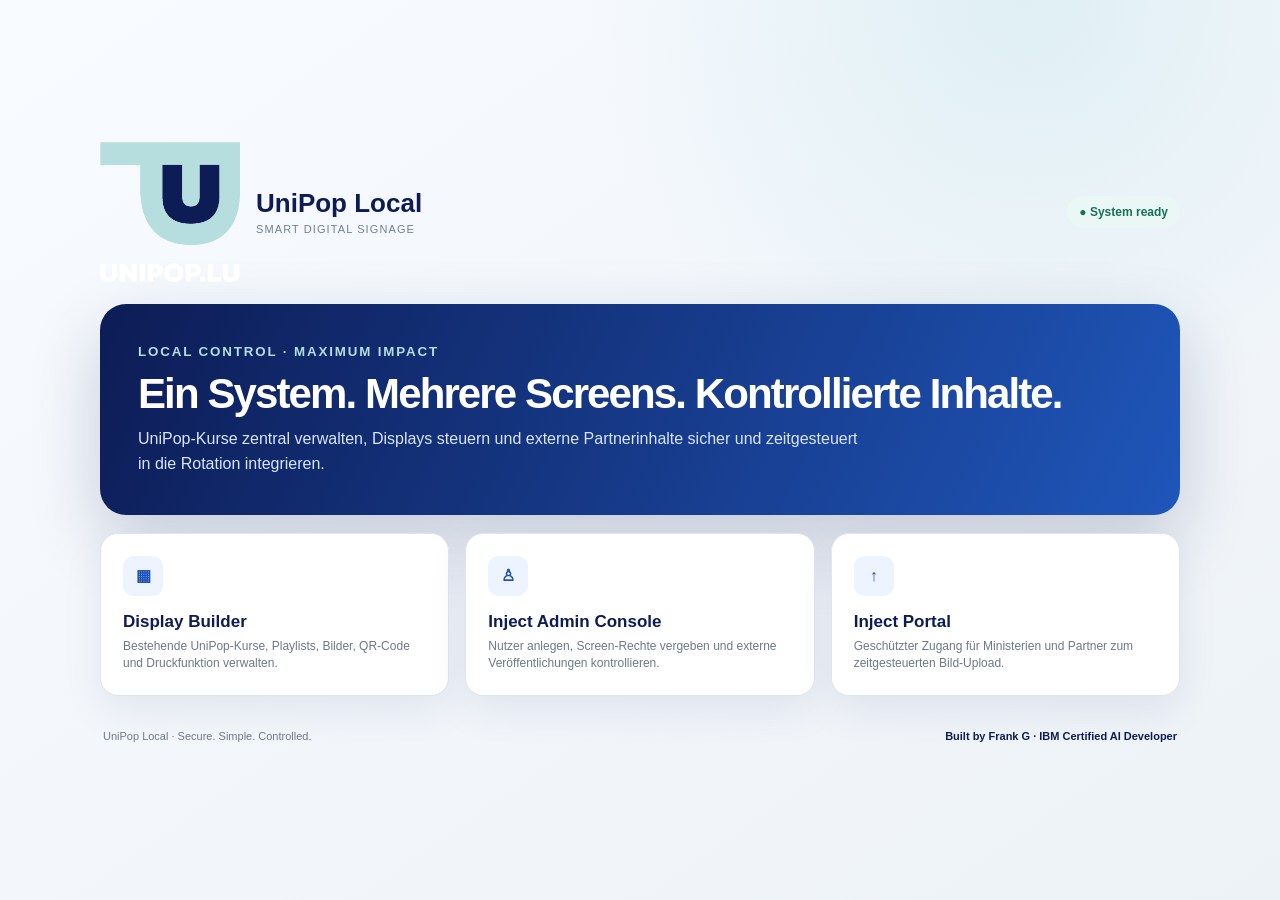
<file: index.html>
<!doctype html><html lang="de"><head><meta charset="utf-8"><meta name="viewport" content="width=device-width,initial-scale=1"><title>UniPop Local</title><style>:root{font-family:Inter,Segoe UI,Arial,sans-serif;color:#16213c}*{box-sizing:border-box}body{margin:0;min-height:100vh;background:radial-gradient(circle at 80% 0,#dfeff4 0,transparent 32%),linear-gradient(145deg,#f8fbff,#edf2f7);display:grid;place-items:center;padding:28px}.shell{width:min(1080px,100%)}.head{display:flex;align-items:center;justify-content:space-between;gap:20px;margin-bottom:22px}.brand{display:flex;align-items:center;gap:16px}.brand img{width:140px}.brand b{display:block;font-size:26px;color:#0D1C55}.brand span{font-size:11px;text-transform:uppercase;letter-spacing:.1em;color:#728097}.tag{background:#eaf7f4;color:#167254;border-radius:999px;padding:9px 12px;font-size:12px;font-weight:800}.hero{background:linear-gradient(115deg,#0D1C55,#1f56ba);color:#fff;border-radius:26px;padding:38px;box-shadow:0 26px 70px rgba(13,28,85,.2)}.hero small{color:#B6DEDF;text-transform:uppercase;letter-spacing:.14em;font-weight:800}.hero h1{font-size:42px;letter-spacing:-.045em;margin:10px 0 9px}.hero p{max-width:720px;color:#d9e6ff;line-height:1.55;margin:0}.cards{display:grid;grid-template-columns:repeat(3,1fr);gap:16px;margin-top:18px}.card{background:#fff;border:1px solid #dfe5ee;border-radius:18px;padding:22px;text-decoration:none;box-shadow:0 14px 40px rgba(13,28,85,.08);transition:.16s}.card:hover{transform:translateY(-3px);box-shadow:0 18px 48px rgba(13,28,85,.13)}.ico{width:40px;height:40px;border-radius:11px;display:grid;place-items:center;background:#edf3ff;color:#1c4fb8;font-weight:900}.card h2{font-size:17px;color:#0D1C55;margin:16px 0 6px}.card p{font-size:12px;line-height:1.45;color:#6d788c;margin:0}.footer{display:flex;justify-content:space-between;gap:20px;margin-top:18px;padding:16px 3px;color:#6e788a;font-size:11px}.footer b{color:#0D1C55}@media(max-width:760px){.cards{grid-template-columns:1fr}.head{align-items:flex-start;flex-direction:column}.hero{padding:28px}.hero h1{font-size:34px}.footer{flex-direction:column}}</style></head><body><main class="shell"><header class="head"><div class="brand"><img src="assets/images/unipop-logo.png" alt="UniPop"><div><b>UniPop Local</b><span>Smart Digital Signage</span></div></div><span class="tag">● System ready</span></header><section class="hero"><small>Local Control · Maximum Impact</small><h1>Ein System. Mehrere Screens. Kontrollierte Inhalte.</h1><p>UniPop-Kurse zentral verwalten, Displays steuern und externe Partnerinhalte sicher und zeitgesteuert in die Rotation integrieren.</p></section><section class="cards"><a class="card" href="builder.html"><span class="ico">▦</span><h2>Display Builder</h2><p>Bestehende UniPop-Kurse, Playlists, Bilder, QR-Code und Druckfunktion verwalten.</p></a><a class="card" href="inject-admin.html"><span class="ico">♙</span><h2>Inject Admin Console</h2><p>Nutzer anlegen, Screen-Rechte vergeben und externe Veröffentlichungen kontrollieren.</p></a><a class="card" href="inject.html"><span class="ico">↑</span><h2>Inject Portal</h2><p>Geschützter Zugang für Ministerien und Partner zum zeitgesteuerten Bild-Upload.</p></a></section><footer class="footer"><span>UniPop Local · Secure. Simple. Controlled.</span><span><b>Built by Frank G · IBM Certified AI Developer</b></span></footer></main></body></html>
</file>
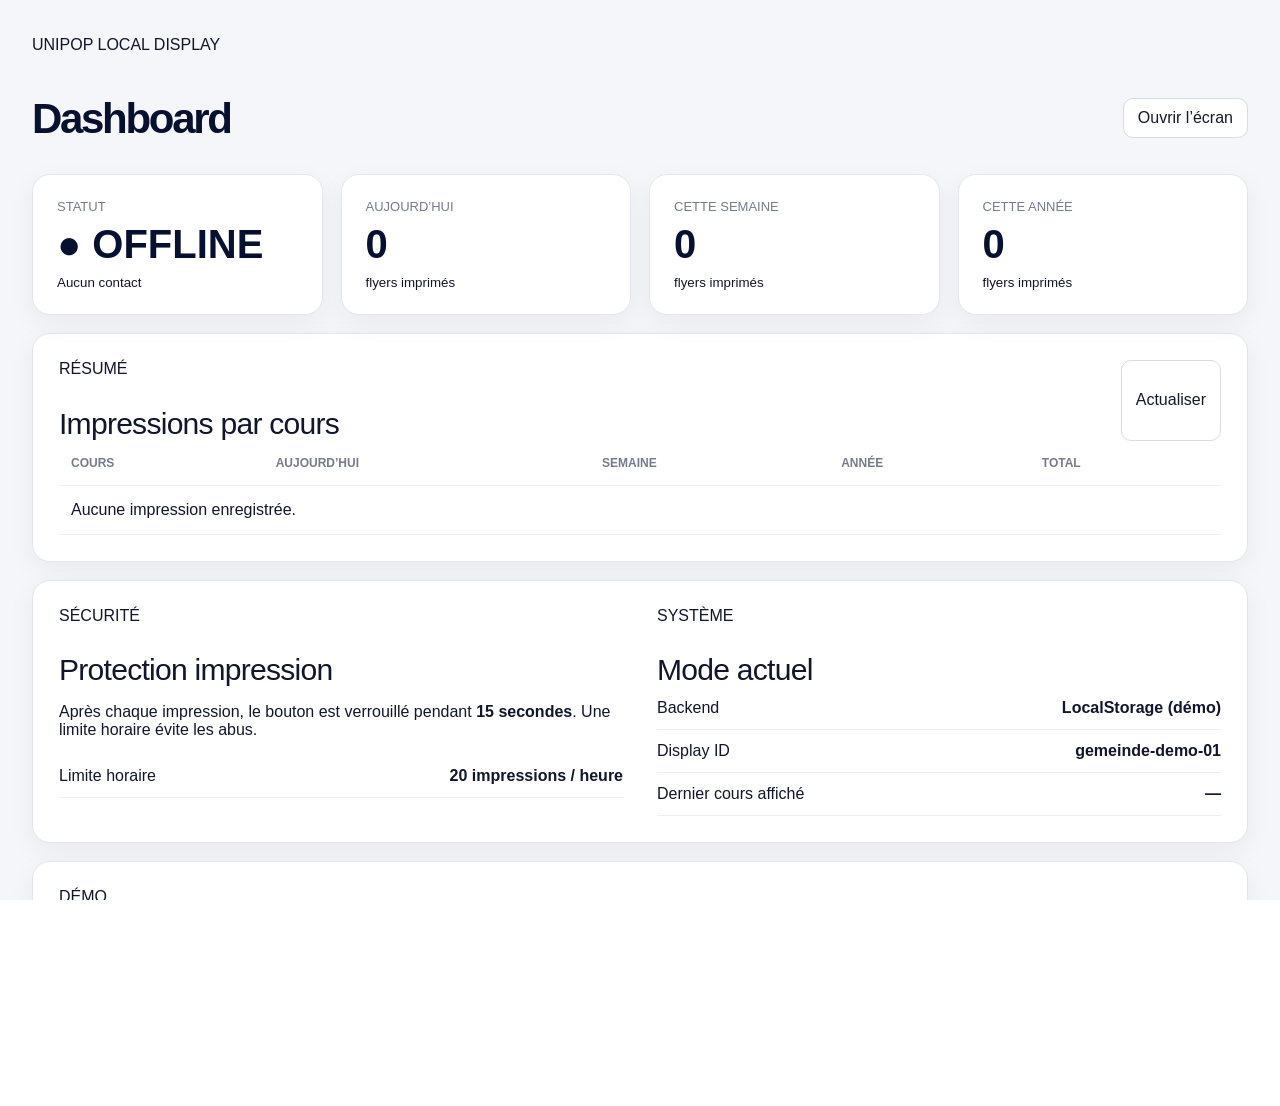
<file: admin.html>
<!doctype html><html lang="fr"><head><meta charset="utf-8"><meta name="viewport" content="width=device-width,initial-scale=1"><title>UniPop Display – Admin</title><link rel="stylesheet" href="assets/style.css"></head><body class="admin-page"><header class="admin-header"><div><div class="eyebrow"><span></span>UNIPOP LOCAL DISPLAY</div><h1>Dashboard</h1></div><a class="ghost-btn" href="index.html">Ouvrir l’écran</a></header><main class="admin-main"><section class="cards-grid"><article class="stat-card"><span>Statut</span><strong id="onlineStatus">—</strong><small id="lastSeen">—</small></article><article class="stat-card"><span>Aujourd’hui</span><strong id="todayCount">0</strong><small>flyers imprimés</small></article><article class="stat-card"><span>Cette semaine</span><strong id="weekCount">0</strong><small>flyers imprimés</small></article><article class="stat-card"><span>Cette année</span><strong id="yearCount">0</strong><small>flyers imprimés</small></article></section><section class="panel"><div class="panel-head"><div><div class="eyebrow"><span></span>RÉSUMÉ</div><h2>Impressions par cours</h2></div><button class="ghost-btn" id="refreshBtn">Actualiser</button></div><div class="table-wrap"><table><thead><tr><th>Cours</th><th>Aujourd’hui</th><th>Semaine</th><th>Année</th><th>Total</th></tr></thead><tbody id="courseStats"></tbody></table></div></section><section class="panel two-col"><div><div class="eyebrow"><span></span>SÉCURITÉ</div><h2>Protection impression</h2><p>Après chaque impression, le bouton est verrouillé pendant <b id="cooldownText"></b>. Une limite horaire évite les abus.</p><div class="limit-box"><span>Limite horaire</span><strong id="hourLimitText"></strong></div></div><div><div class="eyebrow"><span></span>SYSTÈME</div><h2>Mode actuel</h2><div class="system-row"><span>Backend</span><b>LocalStorage (démo)</b></div><div class="system-row"><span>Display ID</span><b id="displayIdText"></b></div><div class="system-row"><span>Dernier cours affiché</span><b id="currentCourseText">—</b></div></div></section><section class="panel danger-zone"><div><div class="eyebrow"><span></span>DÉMO</div><h2>Réinitialiser les statistiques locales</h2><p>Uniquement pour les tests avant connexion à Supabase.</p></div><button id="resetBtn" class="danger-btn">Réinitialiser</button></section></main><script src="assets/config.js"></script><script src="assets/storage.js"></script><script src="assets/admin.js"></script></body></html>
</file>
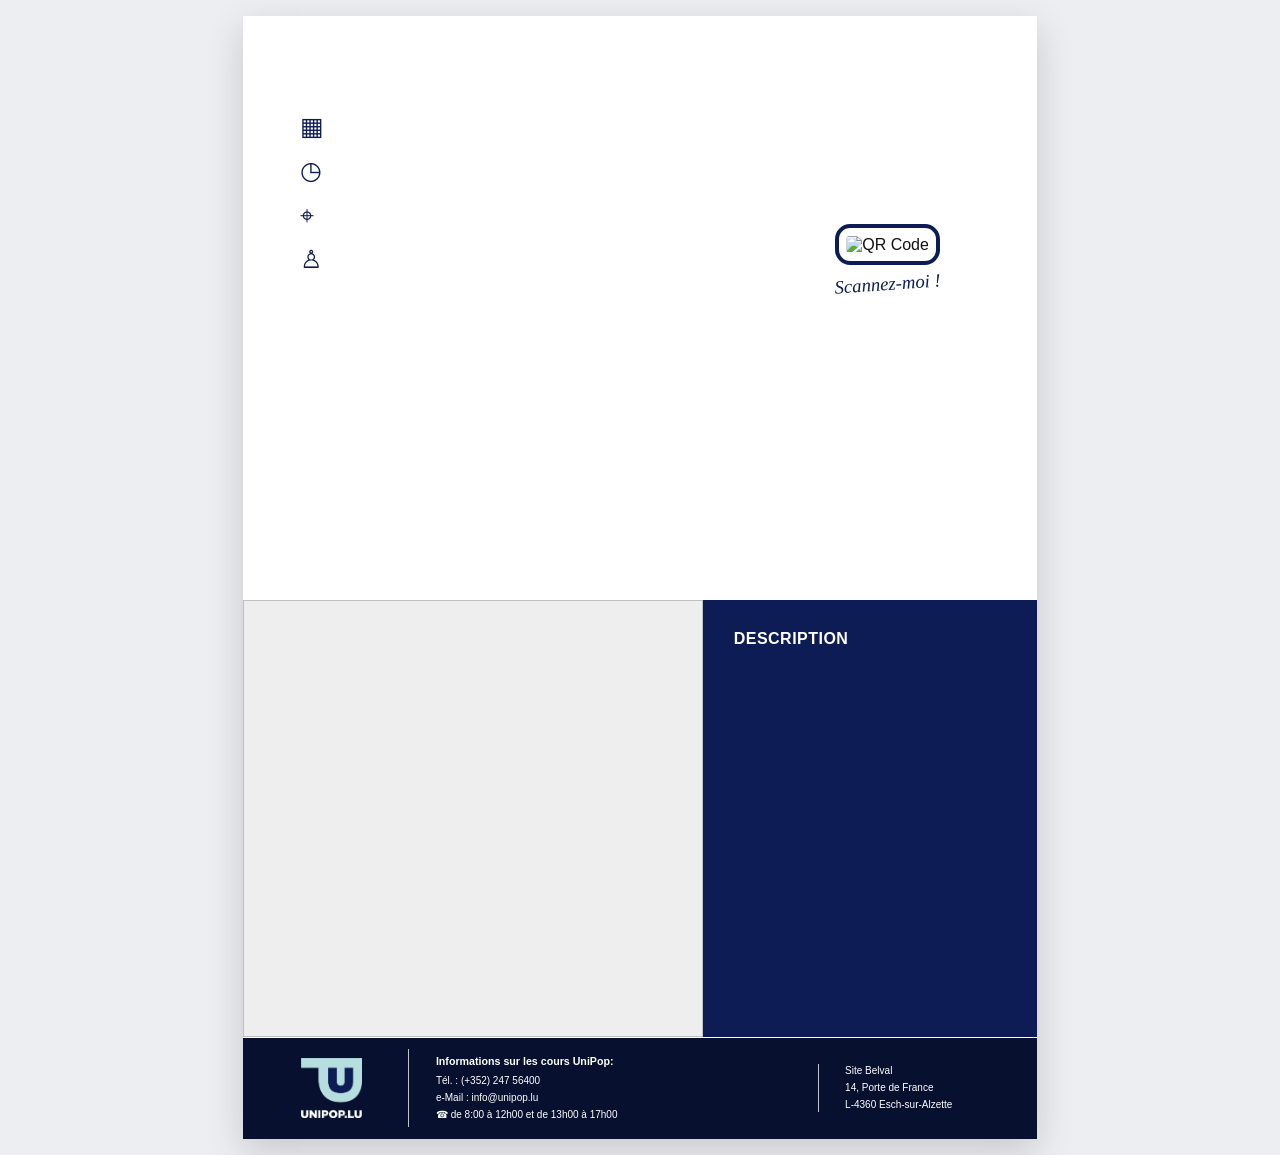
<file: flyer.html>
<!doctype html>
<html lang="fr">
<head>
<meta charset="utf-8">
<meta name="viewport" content="width=device-width,initial-scale=1">
<title>Flyer UniPop</title>
<link rel="stylesheet" href="assets/css/app.css">
</head>
<body class="flyer-body">
<article class="flyer flyer-ref">
  <section class="flyer-upper">
    <h1 id="fTitle"></h1>
    <h2 id="fSubtitle"></h2>

    <div class="flyer-info-row">
      <div class="flyer-meta-ref">
        <div><span class="ficon">▦</span><span id="fDate"></span></div>
        <div><span class="ficon">◷</span><span id="fTime"></span></div>
        <div><span class="ficon">⌖</span><span id="fPlace"></span></div>
        <div><span class="ficon">♙</span><span id="fTrainer"></span></div>
        <div class="flyer-code" id="fCode"></div>
      </div>
      <div class="flyer-qr-wrap">
        <img id="fQr" class="flyer-qr" alt="QR Code">
        <div class="flyer-scan">Scannez-moi !</div>
      </div>
    </div>
  </section>

  <section class="flyer-lower">
    <div class="flyer-photo-wrap">
      <img id="fImage" class="flyer-photo" alt="">
      <div id="fNoImage" class="flyer-noimage">UniPop</div>
    </div>
    <div class="flyer-description-panel">
      <h3>DESCRIPTION</h3>
      <div id="fDesc" class="flyer-desc"></div>
    </div>
  </section>

  <footer class="flyer-footer-ref">
    <div class="flyer-footer-logo"><img src="assets/images/unipop-logo.png" alt="UniPop"></div>
    <div class="flyer-footer-contact">
      <strong>Informations sur les cours UniPop:</strong>
      <span>Tél. : (+352) 247 56400</span>
      <span>e-Mail : info@unipop.lu</span>
      <span>☎ de 8:00 à 12h00 et de 13h00 à 17h00</span>
    </div>
    <div class="flyer-footer-address">
      <span>Site Belval</span>
      <span>14, Porte de France</span>
      <span>L-4360 Esch-sur-Alzette</span>
    </div>
  </footer>
  <div class="bottom-blue-strip"></div>
</article>

<script src="assets/js/image-store.js"></script>
<script>
(async function(){
  let raw=localStorage.getItem('unipop_print_payload')||sessionStorage.getItem('unipop_print_payload');
  if(!raw && new URLSearchParams(location.search).has('wait')){
    document.body.innerHTML='<div style="font-family:Arial;padding:40px">Préparation du flyer…</div>';
    return;
  }
  if(!raw){ return; }

  const p=JSON.parse(raw), c=p.course||{};
  const $=id=>document.getElementById(id);

  $('fTitle').textContent=c.title||'';
  $('fSubtitle').textContent=c.subtitle||c.subject||'';
  $('fDesc').textContent=c.description||p.displayText||'';
  $('fDate').textContent=c.date||'';
  $('fTime').textContent=c.time||'';
  $('fPlace').textContent=c.place||'';
  $('fTrainer').textContent=c.trainer||'UniPop';
  $('fCode').textContent='Code du cours : '+(c.code||'—');
  $('fQr').src=p.qrUrl||'';

  try{
    const image=p.imageUrl||await UniImageStore.get(p.courseId||c.id);
    if(image){
      $('fImage').src=image;
      $('fImage').style.display='block';
      $('fNoImage').style.display='none';
    }else{
      $('fImage').style.display='none';
      $('fNoImage').style.display='grid';
    }
  }catch(e){
    console.error(e);
    $('fImage').style.display='none';
    $('fNoImage').style.display='grid';
  }

  const waits=[...document.images].map(img=>img.complete?Promise.resolve():new Promise(res=>{img.onload=img.onerror=res;}));
  await Promise.all(waits);
  setTimeout(()=>window.print(),350);
})();
</script>
</body>
</html>
</file>
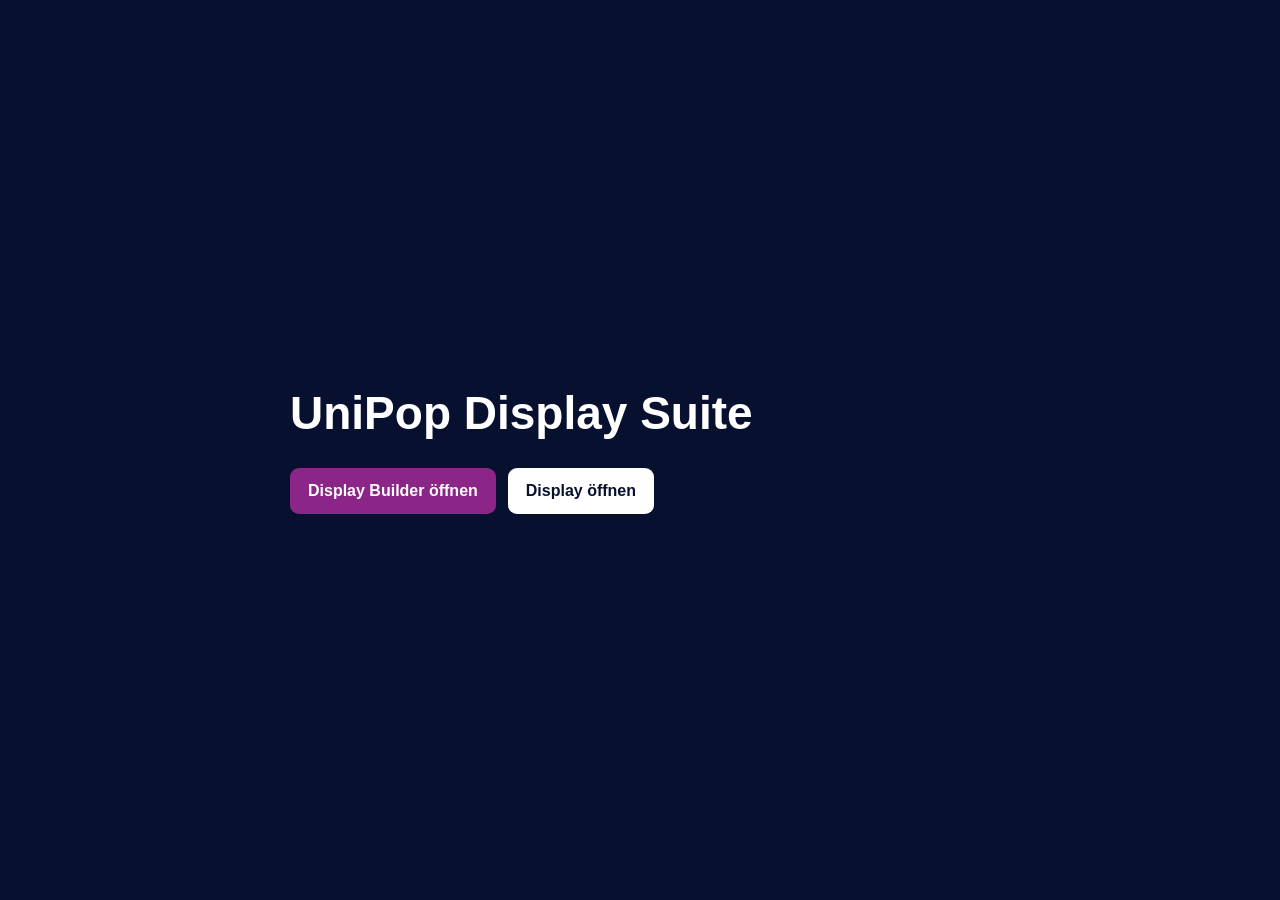
<file: index.pre-inject.html>
<!doctype html><html lang="de"><head><meta charset="utf-8"><meta name="viewport" content="width=device-width,initial-scale=1"><title>UniPop Display Suite</title><style>body{font-family:Arial;background:#07102f;color:#fff;display:grid;place-items:center;min-height:100vh;margin:0}.box{width:min(700px,90vw)}h1{font-size:46px;margin:0 0 10px}p{opacity:.8}.links{display:flex;gap:12px;margin-top:28px;flex-wrap:wrap}a{background:#fff;color:#07102f;padding:14px 18px;border-radius:9px;text-decoration:none;font-weight:700}a.primary{background:#8b2588;color:#fff}</style></head><body><div class="box"><h1>UniPop Display Suite</h1><div class="links"><a class="primary" href="builder.html">Display Builder öffnen</a><a href="display.html?screen=ettelbruck-01">Display öffnen</a></div></div></body></html>
</file>
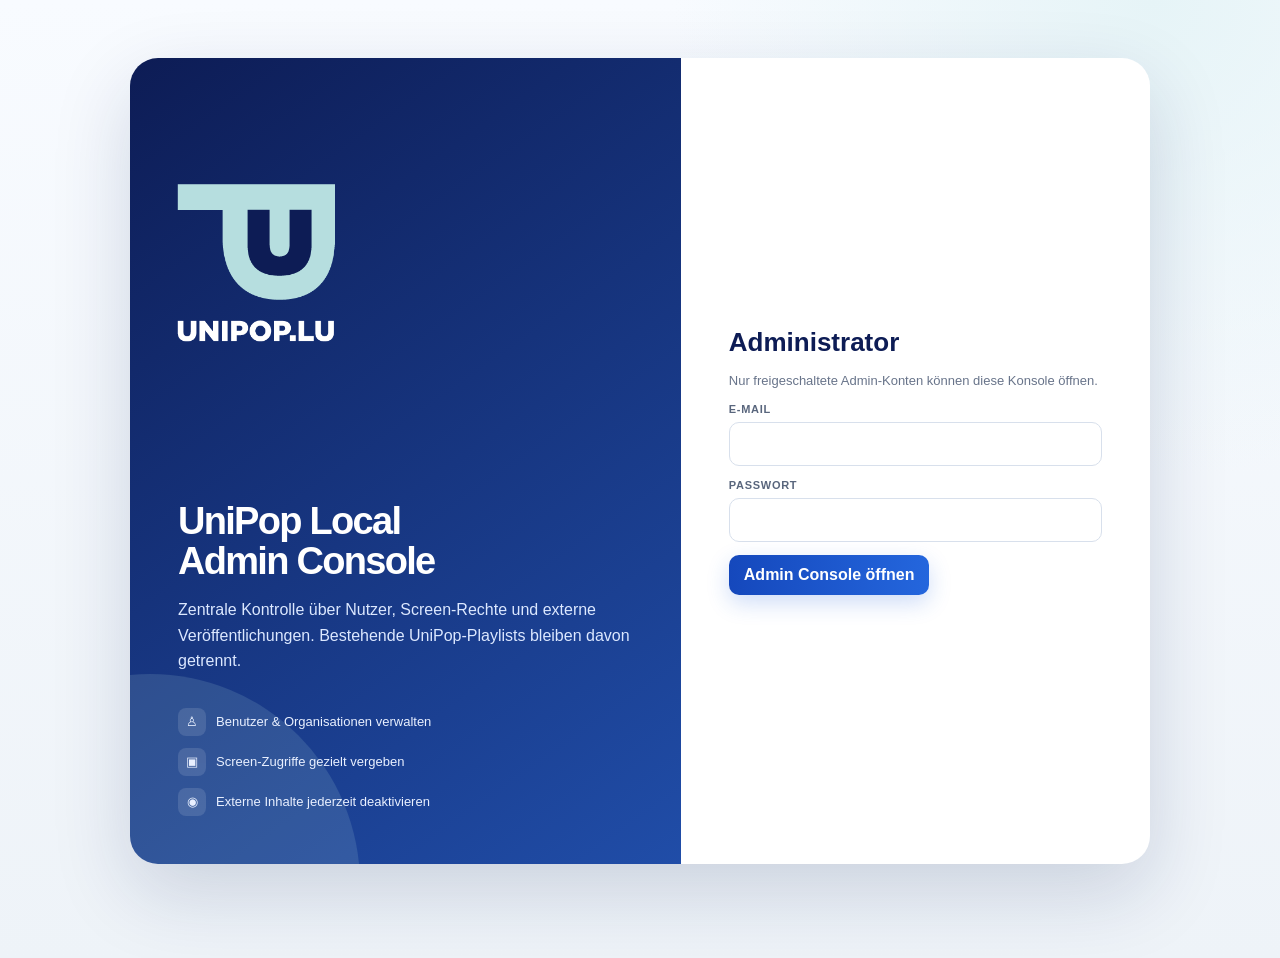
<file: inject-admin.html>
<!doctype html><html lang="de"><head><meta charset="utf-8"><meta name="viewport" content="width=device-width,initial-scale=1"><title>UniPop Local · Admin Console</title><link rel="stylesheet" href="assets/css/inject.css?v=20260828-logo7"></head><body class="inject-page">
<div id="adminLogin" class="login-wrap"><div class="login-grid"><section class="login-brand"><img src="assets/images/unipop-logo-login.png?v=logo-final" alt="UniPop"><h1>UniPop Local<br>Admin Console</h1><p>Zentrale Kontrolle über Nutzer, Screen-Rechte und externe Veröffentlichungen. Bestehende UniPop-Playlists bleiben davon getrennt.</p><div class="feature-list"><div class="feature-item"><span class="feature-icon">♙</span>Benutzer & Organisationen verwalten</div><div class="feature-item"><span class="feature-icon">▣</span>Screen-Zugriffe gezielt vergeben</div><div class="feature-item"><span class="feature-icon">◉</span>Externe Inhalte jederzeit deaktivieren</div></div></section><section class="login-form"><h2>Administrator</h2><p>Nur freigeschaltete Admin-Konten können diese Konsole öffnen.</p><div id="adminLoginMsg" class="msg"></div><form id="adminLoginForm"><div class="fgroup"><label>E-Mail</label><input id="adminEmail" type="email" required></div><div class="fgroup"><label>Passwort</label><input id="adminPassword" type="password" required></div><button class="btn-pro btn-primary" type="submit">Admin Console öffnen</button></form></section></div></div>
<div id="adminApp" class="inject-shell hidden"><header class="inject-top"><div class="inject-brand"><img src="assets/images/unipop-logo.png" alt="UniPop"><div class="inject-brand-copy"><b>UniPop Local</b><span>Administration Console</span></div></div><div class="top-actions"><span class="pill"><i class="dot"></i><span id="adminIdentity">Administrator</span></span><a href="inject.html" target="_blank" class="btn-pro btn-light" style="text-decoration:none">Inject Portal</a><button id="adminLogout" class="btn-pro btn-light">Abmelden</button></div></header>
<div class="admin-layout"><aside class="admin-side"><h3>Verwaltung</h3><nav class="admin-nav"><button class="active" data-section="users">♙ Nutzer & Rechte</button><button data-section="content">▣ Externe Inhalte</button><button data-section="screens">▤ Screens</button></nav><h3 style="margin-top:26px">System</h3><div class="tiny" style="padding:0 10px;line-height:1.6">UniPop Playlist bleibt geschützt.<br>Inject wird nur zur Laufzeit beigemischt.</div></aside>
<main class="admin-content"><section class="hero-card" style="margin-bottom:18px"><div class="hero-kicker">System Administration</div><h1>Secure Content Control</h1><p>Externe Partner bekommen nur die Screens, die du ihnen explizit zuweist. UniPop bleibt mit 2:1 in der Rotation dominant.</p></section><div id="metrics" class="metric-grid"></div>
<section id="section-users" class="admin-section ui-card"><div class="toolbar"><div><h2>Nutzer & Zugriffe</h2><div class="tiny">Accounts vorbereiten, Aktivierungscode erzeugen und Screen-Rechte verwalten.</div></div><div class="toolbar-actions"><button id="addUserBtn" class="btn-pro btn-primary">+ Nutzer anlegen</button><button id="refreshAdmin" class="btn-pro btn-light">Aktualisieren</button></div></div><div class="table-wrap"><table class="pro-table"><thead><tr><th>Nutzer</th><th>E-Mail</th><th>Erlaubte Screens</th><th>Status</th><th>Aktion</th></tr></thead><tbody id="usersBody"></tbody></table></div><h2 style="margin-top:26px">Offene Einladungen</h2><div class="tiny" style="margin-bottom:10px">Noch nicht aktivierte Zugänge.</div><div class="table-wrap"><table class="pro-table"><thead><tr><th>Name / Organisation</th><th>E-Mail</th><th>Screens</th><th>Status</th><th>Aktion</th></tr></thead><tbody id="invitesBody"></tbody></table></div></section>
<section id="section-content" class="admin-section ui-card hidden"><div class="toolbar"><div><h2>Externe Inhalte</h2><div class="tiny">Alle Inject-Veröffentlichungen im Blick behalten.</div></div><button id="refreshContent" class="btn-pro btn-light">Aktualisieren</button></div><div id="adminContentList" class="content-list"></div></section>
<section id="section-screens" class="admin-section ui-card hidden"><div><h2>Verfügbare Screens</h2><p class="sub">Diese Screens stammen aus deiner bestehenden UniPop-Local-Konfiguration.</p></div><div id="screensAdmin" class="screen-grid"></div></section></main></div>
<footer class="inject-footer"><div><b>UniPop Local · Administration</b><br><span>Controlled partner access for public digital signage.</span></div><div class="credit"><b>Built by Frank G · IBM Certified AI Developer</b><br><span>Product Development · Digital Solutions</span></div></footer></div>
<div id="userModal" class="modal-bg hidden"><div class="modal-pro"><h2 id="userModalTitle">Neuen Nutzer anlegen</h2><p class="sub">Der Nutzer erhält einen Aktivierungscode und wählt sein Passwort bei der ersten Anmeldung selbst.</p><div id="userModalMsg" class="msg"></div><div class="form-grid"><div class="fgroup"><label>Name</label><input id="newName"></div><div class="fgroup"><label>Organisation / Ministerium</label><input id="newOrg"></div><div class="fgroup full"><label>E-Mail</label><input id="newEmail" type="email"></div><div class="fgroup full"><label>Erlaubte Screens</label><div id="modalScreens" class="screen-grid"></div></div><div class="fgroup"><label>Max. aktive Bilder pro Screen</label><select id="newMax"><option>3</option><option selected>5</option><option>8</option><option>10</option></select></div></div><div class="form-actions" style="justify-content:flex-end"><button id="cancelUserModal" class="btn-pro btn-light">Abbrechen</button><button id="saveUserBtn" class="btn-pro btn-primary">Zugang erstellen</button></div></div></div>
<div id="codeModal" class="modal-bg hidden"><div class="modal-pro"><h2>Zugang vorbereitet</h2><p class="sub">Diesen Text kannst du direkt an den neuen Benutzer schicken.</p><div id="activationCodeBox" class="code-box"></div><div class="fgroup"><label>Zugangsnachricht</label><textarea id="accessMessage" style="width:100%;min-height:145px;border:1px solid #d8e0ec;border-radius:10px;padding:12px"></textarea></div><div class="form-actions" style="justify-content:flex-end"><button id="copyAccessMsg" class="btn-pro btn-primary">Nachricht kopieren</button><button id="closeCodeModal" class="btn-pro btn-light">Schließen</button></div></div></div>
<div id="editModal" class="modal-bg hidden"><div class="modal-pro"><h2>Zugriff bearbeiten</h2><p id="editUserLabel" class="sub"></p><div class="fgroup"><label>Erlaubte Screens</label><div id="editScreens" class="screen-grid"></div></div><div class="form-grid"><div class="fgroup"><label>Max. aktive Bilder</label><select id="editMax"><option>3</option><option>5</option><option>8</option><option>10</option></select></div><div class="fgroup"><label>Konto</label><select id="editActive"><option value="true">Aktiv</option><option value="false">Gesperrt</option></select></div></div><div class="form-actions" style="justify-content:flex-end"><button id="cancelEdit" class="btn-pro btn-light">Abbrechen</button><button id="saveEdit" class="btn-pro btn-primary">Änderungen speichern</button></div></div></div>
<script src="assets/js/supabase-config.js"></script><script src="assets/js/inject-api.js"></script><script src="assets/js/inject-admin.js"></script></body></html>
</file>
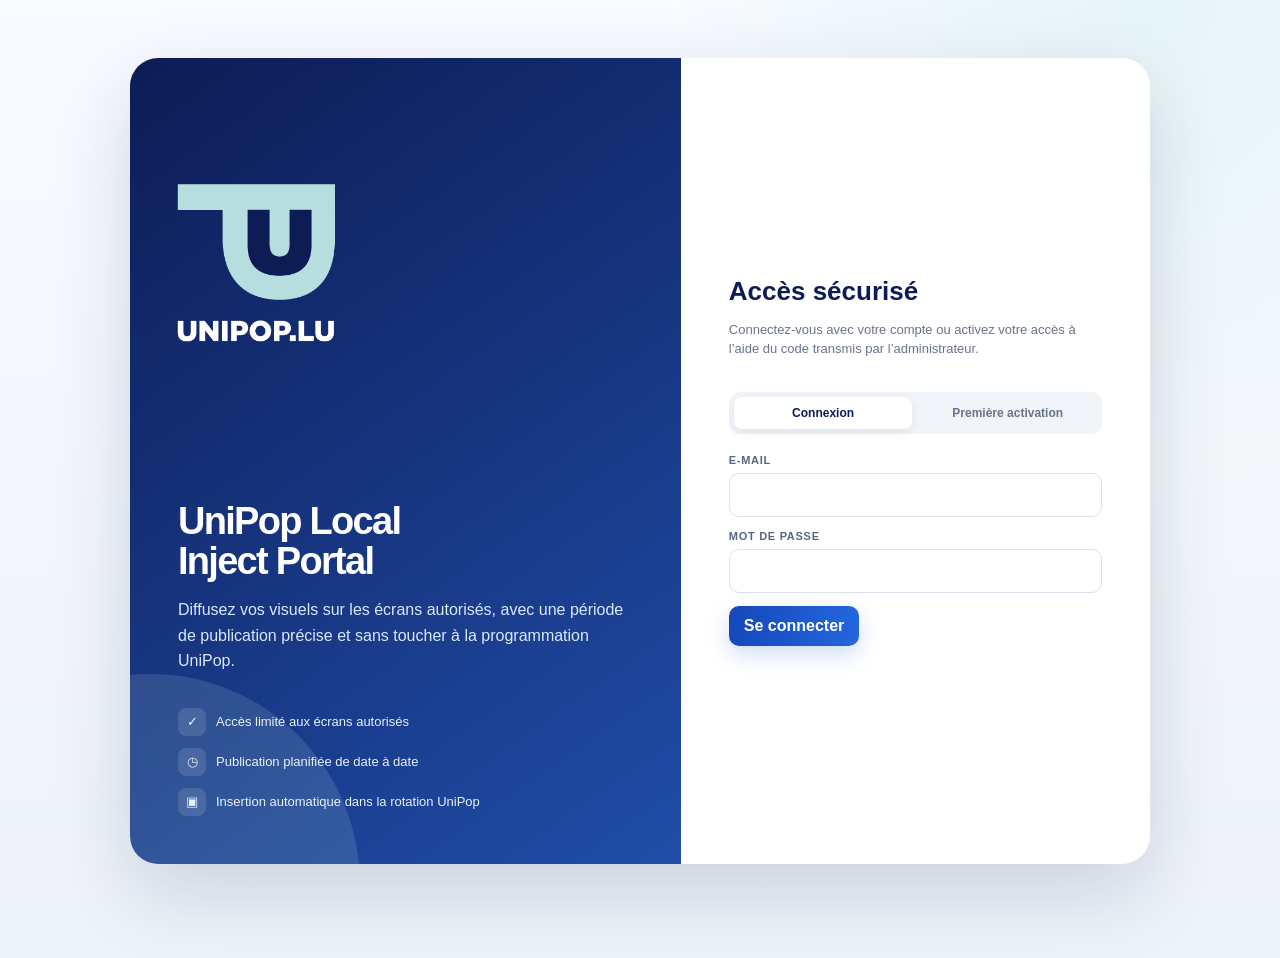
<file: inject.html>
<!doctype html><html lang="fr"><head><meta charset="utf-8"><meta name="viewport" content="width=device-width,initial-scale=1"><title>UniPop Local · Inject Portal</title><link rel="stylesheet" href="assets/css/inject.css?v=20260828-logo7"></head><body class="inject-page">
<div id="authView" class="login-wrap">
  <div class="login-grid">
    <section class="login-brand"><img src="assets/images/unipop-logo-login.png?v=logo-final" alt="UniPop"><h1>UniPop Local<br>Inject Portal</h1><p>Diffusez vos visuels sur les écrans autorisés, avec une période de publication précise et sans toucher à la programmation UniPop.</p><div class="feature-list"><div class="feature-item"><span class="feature-icon">✓</span>Accès limité aux écrans autorisés</div><div class="feature-item"><span class="feature-icon">◷</span>Publication planifiée de date à date</div><div class="feature-item"><span class="feature-icon">▣</span>Insertion automatique dans la rotation UniPop</div></div></section>
    <section class="login-form"><h2>Accès sécurisé</h2><p>Connectez-vous avec votre compte ou activez votre accès à l’aide du code transmis par l’administrateur.</p><div class="tabs"><button id="loginTab" class="tab active">Connexion</button><button id="activateTab" class="tab">Première activation</button></div><div id="authMsg" class="msg"></div>
      <form id="loginForm"><div class="fgroup"><label>E-mail</label><input id="loginEmail" type="email" required autocomplete="email"></div><div class="fgroup"><label>Mot de passe</label><input id="loginPassword" type="password" required autocomplete="current-password"></div><button class="btn-pro btn-primary" type="submit">Se connecter</button></form>
      <form id="activateForm" class="hidden"><div class="fgroup"><label>E-mail autorisé</label><input id="actEmail" type="email" required></div><div class="fgroup"><label>Code d’activation</label><input id="actCode" maxlength="12" required style="text-transform:uppercase;letter-spacing:.12em"></div><div class="fgroup"><label>Choisir un mot de passe</label><input id="actPassword" type="password" minlength="8" required></div><button class="btn-pro btn-primary" type="submit">Activer mon accès</button></form>
    </section>
  </div>
</div>
<div id="appView" class="inject-shell hidden">
<header class="inject-top"><div class="inject-brand"><img src="assets/images/unipop-logo.png" alt="UniPop"><div class="inject-brand-copy"><b>UniPop Local</b><span>Secure Content Injection</span></div></div><div class="top-actions"><span class="pill"><i class="dot"></i><span id="userOrg">Accès autorisé</span></span><button id="logoutBtn" class="btn-pro btn-light">Déconnexion</button></div></header>
<main class="inject-main"><section class="hero-card"><div class="hero-kicker">External Content Portal</div><h1>Publier un visuel sur UniPop Local</h1><p>Votre contenu est injecté automatiquement entre les contenus UniPop pendant la période définie. La programmation principale reste prioritaire.</p></section>
<div class="grid-two"><section class="ui-card"><div class="section-title"><div><h2>1. Visuel</h2><p class="sub">JPG, PNG ou WebP · recommandé 1920 × 1080</p></div><span class="step-badge">01</span></div><div id="uploadZone" class="upload-zone"><div id="uploadPrompt"><div class="upload-icon">☁</div><b>Déposez votre image ici</b><small>ou cliquez pour sélectionner un fichier</small></div><img id="imagePreview" class="preview-img" alt="Aperçu"></div><input id="imageInput" type="file" accept="image/jpeg,image/png,image/webp" class="hidden"></section>
<section class="ui-card"><div class="section-title"><div><h2>2. Diffusion</h2><p class="sub">Choisissez les écrans et la période de présence.</p></div><span class="step-badge">02</span></div><div class="fgroup"><label>Écrans autorisés</label><div id="screenChoices" class="screen-grid"></div></div>
<div class="form-grid" style="margin-top:4px">
  <div class="fgroup">
    <label>Aperçu écran</label>
    <select id="previewScreen"></select>
  </div>
  <div class="fgroup" style="align-content:end">
    <label style="visibility:hidden">Aperçu</label>
    <button id="previewBtn" type="button" class="btn-pro btn-light" style="width:100%">↗ Prévisualiser l’écran</button>
  </div>
</div>
<div class="form-grid"><div class="fgroup"><label>Début</label><input id="startsAt" type="datetime-local"></div><div class="fgroup"><label>Fin</label><input id="endsAt" type="datetime-local"></div><div class="fgroup"><label>Durée par passage</label><select id="durationSec"><option value="5">5 secondes</option><option value="10" selected>10 secondes</option><option value="14">14 secondes</option></select></div><div class="fgroup"><label>Adaptation du visuel</label><select id="imageFit"><option value="contain" selected>Afficher entièrement</option><option value="cover">Remplir l’écran</option></select></div></div><div class="publish-row"><div class="publish-note">Règle de rotation : <b>2 contenus UniPop → 1 visuel externe</b>. Les visuels externes tournent équitablement.</div><button id="publishBtn" class="btn-pro btn-primary">Publier le contenu</button></div><div id="publishMsg" class="msg"></div></section></div>
<section class="mix-strip"><div class="section-title" style="margin-bottom:14px"><div><h2 style="margin:0;color:#0D1C55">Comment votre visuel est intégré</h2><div class="tiny">UniPop reste toujours majoritaire sur ses écrans.</div></div></div><div class="mix-flow"><div class="mix-card mix-unipop">UniPop</div><span class="mix-arrow">→</span><div class="mix-card mix-unipop">UniPop</div><span class="mix-arrow">→</span><div class="mix-card mix-external">Votre visuel</div><span class="mix-arrow">→</span><div class="mix-card mix-unipop">UniPop</div><span class="mix-arrow">→</span><div class="mix-card mix-unipop">UniPop</div><span class="mix-arrow">→</span><div class="mix-card mix-external">Visuel externe</div></div></section>
<section class="ui-card" style="margin-top:20px"><div class="section-title"><div><h2>Mes publications</h2><p class="sub">Contenus actifs, planifiés et terminés.</p></div><button id="refreshMine" class="btn-pro btn-light">Actualiser</button></div><div id="myContent" class="content-list"></div></section></main>
<footer class="inject-footer"><div><b>UniPop Local · Secure. Simple. Controlled.</b><br><span>Digital signage with controlled partner access.</span></div><div class="credit"><b>Built by Frank G · IBM Certified AI Developer</b><br><span>Product Development · Digital Solutions</span></div></footer></div>
<script src="assets/js/supabase-config.js"></script><script src="assets/js/inject-api.js"></script><script src="assets/js/inject.js?v=20260828-preview1"></script></body></html>
</file>
<file: assets/style.css>
:root{
 --navy:#07102f;--purple:#742281;--magenta:#d52c91;--peach:#f5a17f;--ink:#151622;
 font-family:Arial,Helvetica,sans-serif
}
*{box-sizing:border-box}html,body{margin:0;width:100%;height:100%;overflow:hidden;background:#fff;color:var(--ink)}
button{font:inherit}
.screen{position:fixed;inset:0;display:grid;grid-template-columns:40% 60%;background:#fff}
.photo-panel{position:relative;min-width:0;overflow:hidden;background:#ddd}
.photo-panel>img{position:absolute;inset:0;width:100%;height:84%;object-fit:cover;object-position:center center}
.availability{position:absolute;left:5.5%;bottom:19%;width:min(10.5vw,190px);aspect-ratio:1;border-radius:50%;background:linear-gradient(145deg,#69217c,#902a92);display:grid;place-items:center;text-align:center;color:#fff;font-weight:800;font-size:clamp(16px,1.25vw,25px);line-height:1.18;box-shadow:0 10px 28px #39134444}
.brand{position:absolute;left:0;right:0;bottom:0;height:16%;background:linear-gradient(105deg,#07102f,#0d153d);color:#fff;padding:0 5.5%;display:flex;justify-content:center;flex-direction:column}
.logo{position:relative;width:max-content;font-weight:800;font-size:clamp(38px,3.35vw,66px);letter-spacing:-.065em;line-height:.9}
.logo-dots{position:absolute;top:-.16em;right:-.58em;display:flex;gap:.08em}.logo-dots b{display:block;width:.14em;height:.14em;border-radius:50%;background:#9b25bd}.logo-dots b:nth-child(2){background:var(--magenta)}.logo-dots b:nth-child(3){background:var(--peach)}
.claim{font-size:clamp(11px,.72vw,15px);margin-top:10px}
.info-panel{position:relative;min-width:0;background:#fff;padding-bottom:16vh}
.course-content{height:100%;padding:7.8vh 7.2% 2vh 8.4%}
.dots{position:absolute;right:6.3%;top:5.6%;display:flex;gap:13px}.dots i{width:clamp(13px,1.05vw,21px);height:clamp(13px,1.05vw,21px);border-radius:50%;background:#a228be}.dots i:nth-child(2){background:var(--magenta)}.dots i:nth-child(3){background:var(--peach)}
.kicker{color:#a72c9b;font-weight:800;font-size:clamp(14px,1.1vw,22px);letter-spacing:.035em}.kicker span{display:block;width:31%;border-top:2px dashed #ba3ca8;margin-bottom:10px}
h1{margin:5.2vh 0 0;color:var(--navy);font-size:clamp(62px,6vw,118px);line-height:.88;letter-spacing:-.055em;font-weight:900}
h2{margin:3.2vh 0 0;font-size:clamp(27px,2.35vw,47px);font-weight:400;letter-spacing:-.025em}
.lower{display:grid;grid-template-columns:1.35fr .78fr;align-items:center;gap:4vw;margin-top:8.3vh}
.meta{display:flex;flex-direction:column;gap:2.4vh}
.meta>div{display:grid;grid-template-columns:3.3vw 1fr;align-items:center;font-size:clamp(20px,1.55vw,31px);white-space:nowrap}
.ico{font-size:clamp(28px,2.15vw,43px);color:#8d2491;line-height:1}
.qr-block{text-align:center;justify-self:center;transform:translateY(1vh)}
.qr-box{background:#fff;border:3px solid #141522;border-radius:14px;padding:.65vw}
.qr-box img{display:block;width:clamp(165px,12.5vw,250px);height:clamp(165px,12.5vw,250px);object-fit:contain}
.arrow{font-size:clamp(38px,2.8vw,55px);height:4vh;line-height:1;transform:rotate(-17deg)}
.scan{font-family:"Segoe Print","Bradley Hand",cursive;font-style:italic;font-size:clamp(23px,1.8vw,36px);white-space:nowrap;transform:rotate(-4deg);margin-top:.6vh}
.printbar{position:absolute;left:0;right:0;bottom:0;height:16vh;border:0;background:linear-gradient(100deg,#672174,#86247f 50%,#64216e);color:#fff;display:grid;grid-template-columns:8% 1fr 14%;align-items:center;padding:0 5.2%;cursor:pointer;text-align:left}
.small-printer{font-size:clamp(30px,2.3vw,46px)}
.printbar>span:nth-child(2){font-size:clamp(18px,1.35vw,27px);line-height:1.25}
.printer-circle{justify-self:end;width:min(6.2vw,120px);aspect-ratio:1;border:3px solid #fff;border-radius:50%;display:grid;place-items:center;font-size:clamp(32px,2.7vw,54px)}
.printbar:active{filter:brightness(.9)}.printbar:disabled{filter:saturate(.4);cursor:not-allowed}
.toast{position:absolute;z-index:9;left:50%;bottom:17vh;transform:translateX(-50%) translateY(10px);background:#0b1234;color:#fff;border-radius:999px;padding:12px 20px;font-weight:700;opacity:0;transition:.2s;white-space:nowrap}.toast.show{opacity:1;transform:translateX(-50%)}
.demo-nav{position:fixed;z-index:20;right:12px;top:8px;font-size:10px;opacity:.28;display:flex;gap:10px}.demo-nav a{color:#4d2b5c}
@media(max-aspect-ratio:1.45){.screen{grid-template-columns:42% 58%}.course-content{padding-left:7%;padding-right:6%}.lower{gap:2vw}.meta>div{grid-template-columns:42px 1fr}}
@media(max-width:900px){.screen{grid-template-columns:39% 61%}.lower{grid-template-columns:1fr .62fr}.meta>div{font-size:17px}.qr-box img{width:145px;height:145px}}
/* Admin styles retained */
.admin-page{overflow:auto;background:#f5f6f9;min-height:100vh;color:#11162a}.admin-header{max-width:1450px;margin:auto;padding:36px 32px 18px;display:flex;justify-content:space-between;align-items:end}.admin-header h1{font-size:42px}.admin-main{max-width:1450px;margin:auto;padding:18px 32px 60px}.cards-grid{display:grid;grid-template-columns:repeat(4,1fr);gap:18px;margin-bottom:18px}.stat-card,.panel{background:#fff;border:1px solid #e4e6ed;border-radius:18px;box-shadow:0 8px 28px #0c11300d}.stat-card{padding:24px;display:flex;flex-direction:column;gap:8px}.stat-card span{font-size:13px;text-transform:uppercase;color:#777c8d}.stat-card strong{font-size:40px;color:#07102f}.panel{padding:26px;margin-top:18px}.panel-head{display:flex;justify-content:space-between}.table-wrap{overflow:auto}table{width:100%;border-collapse:collapse}th,td{padding:15px 12px;border-bottom:1px solid #eceef2;text-align:left}th{font-size:12px;text-transform:uppercase;color:#777c8d}.ghost-btn,.danger-btn{border:1px solid #d8dbe4;background:#fff;border-radius:10px;padding:10px 14px;text-decoration:none;color:#15182b}.two-col{display:grid;grid-template-columns:1fr 1fr;gap:34px}.limit-box,.system-row{display:flex;justify-content:space-between;padding:12px 0;border-bottom:1px solid #eceef2}.danger-zone{display:flex;justify-content:space-between;align-items:center}.online{color:#14874d}.offline{color:#c03645}
</file>
<file: assets/css/app.css>
:root{--navy:#07102f;--purple:#76258a;--magenta:#d42d92;--peach:#f5a17f;--bg:#f5f6f8;--ink:#141522;--muted:#707483;--line:#e4e6ec;--white:#fff;--shadow:0 14px 40px rgba(15,20,45,.09);font-family:Inter,ui-sans-serif,-apple-system,BlinkMacSystemFont,"Segoe UI",Arial,sans-serif}*{box-sizing:border-box}html,body{margin:0;background:var(--bg);color:var(--ink)}button,input,textarea,select{font:inherit}a{color:inherit}.hidden{display:none!important}.builder{min-height:100vh;display:grid;grid-template-columns:220px 1fr}.sidebar{position:sticky;top:0;height:100vh;background:linear-gradient(180deg,#06102c,#09163a);color:#fff;padding:24px 16px;display:flex;flex-direction:column}.brand{font-size:30px;font-weight:850;letter-spacing:-.06em}.brand small{display:block;font-size:11px;font-weight:400;letter-spacing:0;margin-top:5px;opacity:.8}.side-nav{margin-top:28px;display:grid;gap:7px}.side-nav a{padding:11px 12px;border-radius:8px;text-decoration:none;font-size:14px}.side-nav a.active,.side-nav a:hover{background:#74258a}.side-foot{margin-top:auto;font-size:12px;opacity:.7}.main{padding:24px 28px 50px;min-width:0}.topbar{display:flex;align-items:end;justify-content:space-between;gap:20px;margin-bottom:18px}.topbar h1{margin:0;font-size:30px}.topbar p{margin:4px 0 0;color:var(--muted)}.actions{display:flex;gap:10px;flex-wrap:wrap}.btn{border:1px solid var(--line);background:#fff;padding:11px 16px;border-radius:8px;cursor:pointer}.btn.primary{background:linear-gradient(90deg,#6b2080,#8e2488);color:#fff;border:0}.builder-grid{display:grid;grid-template-columns:320px 330px minmax(420px,1fr);gap:16px}.panel{background:#fff;border:1px solid var(--line);border-radius:12px;box-shadow:var(--shadow);padding:18px;min-width:0}.panel h2{font-size:15px;margin:0 0 14px}.panel h3{font-size:13px;margin:20px 0 8px}.field{display:grid;gap:6px;margin:12px 0}.field label{font-size:12px;font-weight:700;color:#505466}.field input,.field textarea,.field select{width:100%;border:1px solid #d9dce5;border-radius:7px;padding:10px 11px;background:#fff}.field textarea{min-height:95px;resize:vertical}.course-search{margin-bottom:10px}.course-list{display:grid;gap:8px;max-height:610px;overflow:auto;padding-right:4px}.course-card{border:1px solid #e0e2e9;border-radius:9px;padding:11px;cursor:pointer}.course-card:hover,.course-card.active{border-color:#8a2b99;box-shadow:0 0 0 2px #8a2b9915}.course-card b{display:block;font-size:14px}.course-card small{display:block;color:#747888;margin-top:3px}.upload-box{border:1px dashed #c8cbd6;border-radius:9px;padding:12px;background:#fafafd}.img-preview{width:100%;aspect-ratio:16/9;object-fit:cover;border-radius:8px;background:#ececf1;display:block;margin-bottom:9px}.option-row{display:flex;justify-content:space-between;gap:12px;align-items:center;padding:8px 0;border-bottom:1px solid #f0f1f4;font-size:13px}.preview-wrap{background:#1c1e24;border-radius:10px;padding:9px}.preview-frame{width:100%;aspect-ratio:16/9;border:0;background:#111;display:block;border-radius:5px}.stats-row{display:grid;grid-template-columns:repeat(4,1fr);gap:12px;margin-top:16px}.stat{background:#fff;border:1px solid var(--line);border-radius:10px;padding:15px}.stat span{font-size:11px;color:#777b89;text-transform:uppercase}.stat b{display:block;color:#6f2184;font-size:28px;margin-top:4px}.table-panel{margin-top:16px}.table{width:100%;border-collapse:collapse}.table th,.table td{padding:11px;border-bottom:1px solid #eceef2;text-align:left;font-size:13px}.table th{font-size:11px;color:#777b89;text-transform:uppercase}.status-dot{display:inline-block;width:8px;height:8px;border-radius:50%;background:#24a65a;margin-right:6px}.status-dot.off{background:#d84652}.note{font-size:12px;color:#717584;line-height:1.45}.display-body{margin:0;width:100vw;height:100vh;overflow:hidden;background:#020617}.display-screen{width:100vw;height:100vh;position:relative;background:#07102f;color:#fff}.hero-img{position:absolute;inset:0;width:100%;height:100%;object-fit:cover}.hero-overlay{position:absolute;inset:0;background:linear-gradient(90deg,rgba(5,10,28,.08) 0%,rgba(5,10,28,.28) 38%,rgba(5,10,28,.94) 63%,rgba(5,10,28,.99) 100%)}.display-logo{position:absolute;right:4.3vw;top:3.2vh;font-size:3.2vw;font-weight:850;letter-spacing:-.06em}.display-logo small{display:block;font-size:.67vw;font-weight:400;letter-spacing:0;text-align:right;margin-top:3px}.ldots{position:absolute;right:-.2vw;top:-.15vw;display:flex;gap:.18vw}.ldots i{width:.45vw;height:.45vw;border-radius:50%;background:#a42abb}.ldots i:nth-child(2){background:#d62d92}.ldots i:nth-child(3){background:#f2a17f}.display-content{position:absolute;left:42vw;top:12vh;width:52vw;padding-left:3vw}.dkicker{color:#d84aa9;font-size:1.15vw;font-weight:800;letter-spacing:.08em}.dtitle{font-size:4.8vw;line-height:.9;margin:2.4vh 0 1.5vh;font-weight:900;letter-spacing:-.045em;text-transform:uppercase;max-width:38vw}.dsubtitle{font-size:2vw;margin-bottom:2vh}.ddesc{font-size:1.22vw;line-height:1.35;max-width:31vw;color:#f0f0f3;min-height:3.2em}.dmeta{position:absolute;left:3vw;top:40vh;display:grid;gap:1.5vh;font-size:1.45vw}.dmeta div{display:grid;grid-template-columns:2.5vw 1fr;align-items:center}.dmeta .ico{color:#d03a9d;font-size:1.8vw}.dcode{margin-top:.7vh;color:#d6d6de;font-size:1vw}.qr-area{position:absolute;right:3.6vw;bottom:18vh;text-align:center}.qr-area img{width:12vw;height:12vw;background:#fff;padding:.55vw;border-radius:.6vw}.scan{font-family:"Segoe Print","Bradley Hand",cursive;font-size:1.5vw;transform:rotate(-4deg);margin-top:.4vh}.avail{position:absolute;left:4vw;bottom:18vh;width:8.5vw;height:8.5vw;border-radius:50%;background:linear-gradient(135deg,#70217f,#a02591);display:grid;place-items:center;text-align:center;font-size:1vw;font-weight:800}.printbar{position:absolute;left:0;right:0;bottom:0;height:11vh;border:0;color:#fff;background:linear-gradient(90deg,#632078,#8b2586,#69226f);display:flex;align-items:center;justify-content:center;gap:1.2vw;font-size:1.35vw;cursor:pointer}.printbar .print-icon{font-size:2vw}.display-toast{position:absolute;left:50%;bottom:13vh;transform:translateX(-50%);background:#fff;color:#10152c;padding:.9vw 1.4vw;border-radius:999px;font-size:1vw;font-weight:700;opacity:0;transition:.2s}.display-toast.show{opacity:1}.no-image-bg{position:absolute;inset:0;background:radial-gradient(circle at 22% 40%,#53305a 0,#141933 38%,#07102f 75%)}.flyer-body{background:#e9eaee;padding:20px}.flyer{width:210mm;min-height:297mm;margin:auto;background:#fff;color:#111;padding:16mm 15mm 13mm;position:relative;box-shadow:0 12px 35px rgba(0,0,0,.12)}.flyer-top{display:flex;justify-content:space-between;align-items:start}.flyer-logo{font-size:24pt;font-weight:850;color:#07102f}.flyer-kicker{color:#94248f;font-size:10pt;font-weight:800;margin-top:12mm}.flyer h1{font-size:34pt;line-height:.94;margin:4mm 0 2mm;color:#07102f}.flyer h2{font-size:16pt;font-weight:400;margin:0 0 7mm}.flyer-grid{display:grid;grid-template-columns:1.25fr .75fr;gap:9mm}.flyer-photo{width:100%;height:90mm;object-fit:cover;background:#eee}.flyer-desc{font-size:11pt;line-height:1.48;margin-top:7mm}.flyer-meta{display:grid;gap:4mm;font-size:11pt;margin-top:8mm}.flyer-qr{width:42mm;height:42mm}.flyer-code{font-size:9pt;color:#666;margin-top:2mm}.flyer-footer{position:absolute;left:0;right:0;bottom:0;height:18mm;background:#07102f;color:#fff;padding:5mm 15mm;display:flex;justify-content:space-between;align-items:center}@media print{body{background:#fff;padding:0}.flyer{box-shadow:none;margin:0;width:210mm;height:297mm;min-height:297mm}@page{size:A4;margin:0}}@media(max-width:1150px){.builder-grid{grid-template-columns:280px 300px 1fr}.builder{grid-template-columns:190px 1fr}.main{padding:18px}.stats-row{grid-template-columns:repeat(2,1fr)}}

/* --- v4 fixes: Builder textareas + safe display bounds --- */
.auto-textarea{
  width:100%; min-height:54px!important; height:auto; overflow:hidden!important;
  resize:none!important; line-height:1.45;
}
.playlist-actions{display:flex;gap:6px;margin-top:8px}

/* Text areas on the 48" display are deliberately bounded.
   Long course names shrink via fit.js and can never overlap metadata. */
.display-content{
  left:42vw!important; top:10.5vh!important; width:53vw!important; height:76vh!important;
  padding-left:3vw!important; padding-right:2vw!important;
}
.dkicker{height:3.5vh;display:flex;align-items:center}
.dtitle{
  width:39vw!important;
  height:18.5vh!important;
  max-width:39vw!important;
  margin:1.8vh 0 .7vh!important;
  line-height:.92!important;
  overflow:hidden!important;
  display:block!important;
  overflow-wrap:anywhere;
}
.dsubtitle{
  width:34vw; height:5.5vh; margin:0 0 1.5vh!important;
  font-size:1.75vw!important; line-height:1.15; overflow:hidden;
}
.ddesc{
  width:31vw!important; max-width:31vw!important;
  height:10.5vh!important; min-height:0!important;
  line-height:1.32!important; overflow:hidden!important;
  display:-webkit-box; -webkit-line-clamp:4; -webkit-box-orient:vertical;
}
.dmeta{
  left:3vw!important; top:43.5vh!important; width:35vw;
  gap:1.15vh!important; font-size:1.28vw!important;
}
.dmeta div{grid-template-columns:2.2vw 1fr!important;min-width:0}
.dmeta div span:last-child{white-space:nowrap;overflow:hidden;text-overflow:ellipsis}
.dmeta .ico{font-size:1.55vw!important}
.dcode{
  margin-top:.4vh!important; font-size:.95vw!important; color:#d8d9e0!important;
  display:block!important; white-space:nowrap!important;
}
.qr-area{right:3.4vw!important;bottom:16vh!important}
.qr-area img{width:11.5vw!important;height:11.5vw!important}
.scan{font-size:1.35vw!important}
.printbar{height:10.5vh!important;font-size:1.22vw!important}
.avail{bottom:15.5vh!important}
@media (max-width:1200px){
  .dtitle{height:19vh!important}
  .ddesc{height:11vh!important}
  .dmeta{top:44vh!important}
}

/* v6: Textfelder passen sich exakt dem Inhalt an */
.field textarea,
textarea.auto-textarea{
  min-height:46px !important;
  height:46px;
  overflow:hidden !important;
  resize:none !important;
  line-height:1.45;
  box-sizing:border-box;
}

.archive-pill{
  display:inline-block;
  margin-top:7px;
  padding:3px 7px;
  border-radius:999px;
  background:#f2edf5;
  color:#76258a;
  font-size:10px;
  font-weight:800;
  letter-spacing:.05em;
}

/* v12: Playlist-Einträge sind direkt editierbar */
.playlist-card{padding:0!important;overflow:hidden}
.playlist-main{
  padding:11px;
  cursor:pointer;
  transition:background .15s ease;
}
.playlist-main:hover{background:#faf7fc}
.playlist-card.active .playlist-main{background:#f8f1fb}
.playlist-edit-hint{
  margin-top:6px!important;
  color:#76258a!important;
  font-weight:700;
  font-size:10px!important;
}
.playlist-card .playlist-actions{
  padding:0 11px 11px;
  margin-top:0;
}

/* v13: mehr Luft zwischen mehrzeiligen Kurstiteln */
.dtitle{
  line-height:1.04 !important;
}

/* v17 – UniPop Corporate Branding
   Colours sampled directly from the supplied UniPop logo:
   Dark blue  #0D1C55
   Light blue #B6DEDF
*/
:root{
  --navy:#0D1C55 !important;
  --purple:#0D1C55 !important;
  --magenta:#B6DEDF !important;
}

/* Main display */
.display-screen{
  background:#0D1C55 !important;
}
.no-image-bg{
  background:
    radial-gradient(circle at 22% 40%, #26396f 0%, #17275f 38%, #0D1C55 75%) !important;
}
.hero-overlay{
  background:linear-gradient(
    90deg,
    rgba(13,28,85,.08) 0%,
    rgba(13,28,85,.30) 38%,
    rgba(13,28,85,.94) 63%,
    rgba(13,28,85,.99) 100%
  ) !important;
}

/* Light UniPop blue replaces the magenta/purple accents */
.dkicker,
.dmeta .ico{
  color:#B6DEDF !important;
}

.avail{
  background:#B6DEDF !important;
  color:#0D1C55 !important;
  box-shadow:0 10px 30px rgba(13,28,85,.28) !important;
}

.printbar{
  background:linear-gradient(90deg,#0D1C55 0%,#183377 50%,#0D1C55 100%) !important;
  color:#fff !important;
}

/* Real supplied logo */
.display-logo{
  position:absolute !important;
  right:3.3vw !important;
  top:2.6vh !important;
  width:14vw !important;
  height:auto !important;
  font-size:0 !important;
  letter-spacing:0 !important;
}
.display-logo img{
  display:block;
  width:100%;
  height:auto;
  object-fit:contain;
}

/* Remove any decorative dots that might remain from old versions */
.display-logo .ldots,
.display-logo .brand-dots,
.display-logo .logo-dots{
  display:none !important;
}

/* v20 — ONLY visible-logo positioning correction.
   unipop-logo.png has been physically cropped to its visible pixels,
   therefore these 8mm are measured to the visible logo itself. */
.display-logo{
  top:8mm !important;
  right:8mm !important;
  width:42mm !important;
  height:auto !important;
}
.display-logo img{
  display:block !important;
  width:100% !important;
  height:auto !important;
}

/* v22 printer icon */
.printbar .print-icon{
  width:2.05vw;
  height:2.05vw;
  min-width:28px;
  min-height:28px;
  display:inline-flex;
  align-items:center;
  justify-content:center;
  color:#B6DEDF;
}
.printbar .print-icon svg{width:100%;height:100%;display:block}

/* v22 A4 flyer */
.flyer-body{background:#eceef2;padding:16px;margin:0}
.flyer-ref{
  width:210mm;height:297mm;min-height:297mm;margin:0 auto;padding:0;
  background:#fff;color:#111;position:relative;overflow:hidden;
  box-shadow:0 12px 36px rgba(0,0,0,.16);font-family:Arial,Helvetica,sans-serif
}
.flyer-upper{height:55%;padding:14mm 15mm 8mm;background:#fff}
.flyer-ref .flyer-kicker{
  color:#0D1C55;font-size:10.5pt;font-weight:800;letter-spacing:.035em;margin:0 0 9mm
}
.flyer-ref h1{
  margin:0;color:#0D1C55;font-size:33pt;line-height:1.02;letter-spacing:-.025em;
  text-transform:uppercase;max-width:150mm
}
.flyer-ref h2{
  margin:4mm 0 0;font-size:17pt;line-height:1.15;font-weight:400;color:#171923
}
.flyer-info-row{
  display:grid;grid-template-columns:1fr 49mm;gap:10mm;align-items:end;margin-top:14mm
}
.flyer-meta-ref{display:grid;gap:5mm;font-size:12pt}
.flyer-meta-ref>div{display:grid;grid-template-columns:10mm 1fr;align-items:center}
.flyer-meta-ref .ficon{color:#0D1C55;font-size:19pt;line-height:1}
.flyer-meta-ref .flyer-code{display:block;color:#666;font-size:9.5pt;margin-top:1mm}
.flyer-qr-wrap{text-align:center}
.flyer-ref .flyer-qr{
  width:45mm;height:45mm;padding:2mm;background:#fff;border:1.1mm solid #0D1C55;border-radius:4mm
}
.flyer-scan{
  margin-top:2mm;font-family:"Segoe Print","Bradley Hand",cursive;font-style:italic;
  font-size:14pt;transform:rotate(-4deg);color:#0D1C55
}
.flyer-lower{height:36%;display:grid;grid-template-columns:60% 40%}
.flyer-photo-wrap{background:#e9ebef;position:relative;overflow:hidden}
.flyer-ref .flyer-photo{width:100%;height:100%;object-fit:cover;display:block}
.flyer-noimage{
  width:100%;height:100%;display:none;place-items:center;
  background:linear-gradient(135deg,#dfe5ee,#c8d1e0);color:#0D1C55;font-weight:800;font-size:30pt
}
.flyer-description-panel{background:#0D1C55;color:#fff;padding:10mm 9mm 8mm}
.flyer-availability{
  width:34mm;height:34mm;border-radius:50%;background:#B6DEDF;color:#0D1C55;
  display:grid;place-items:center;text-align:center;font-size:9.5pt;font-weight:800;line-height:1.2;margin-bottom:8mm
}
.flyer-description-panel h3{margin:0 0 5mm;font-size:12pt;letter-spacing:.03em}
.flyer-ref .flyer-desc{margin:0;color:#fff;font-size:10.5pt;line-height:1.47}
.flyer-footer-ref{
  position:absolute;left:0;right:0;bottom:0;height:9%;background:#07102f;
  display:flex;align-items:center;padding:5mm 15mm
}
.flyer-real-logo{height:16mm;width:auto;display:block;object-fit:contain}
@media print{
  html,body{width:210mm;height:297mm;margin:0!important;padding:0!important;background:#fff!important}
  .flyer-ref{width:210mm!important;height:297mm!important;min-height:297mm!important;margin:0!important;box-shadow:none!important}
  @page{size:A4 portrait;margin:0}
}

/* v26 flyer text safety */
.flyer-description-panel .flyer-desc{
  max-height:74mm;
  overflow:hidden;
  line-height:1.38;
}

/* v27 – Flyer: more room for text, no badge/kicker */
.flyer-ref .flyer-upper{
  height:52% !important;
  padding-top:12mm !important;
}
.flyer-ref .flyer-lower{
  height:39% !important;
  grid-template-columns:58% 42% !important;
}
.flyer-description-panel{
  padding:8mm 8mm 7mm !important;
  display:flex !important;
  flex-direction:column !important;
  min-height:0 !important;
}
.flyer-description-panel h3{
  margin:0 0 4mm !important;
  flex:0 0 auto;
}
.flyer-description-panel .flyer-desc{
  flex:1 1 auto;
  min-height:0;
  max-height:none !important;
  overflow:hidden !important;
  line-height:1.34 !important;
}

/* v28 – final A4 footer */
.flyer-footer-ref{
  display:grid !important;
  grid-template-columns:34mm 1fr 48mm !important;
  align-items:center !important;
  gap:7mm !important;
  padding:4mm 10mm !important;
  color:#fff !important;
}
.flyer-footer-logo{
  height:100%;display:flex;align-items:center;justify-content:center;
  border-right:.3mm solid rgba(255,255,255,.75);padding-right:7mm
}
.flyer-footer-logo img{max-height:16mm;max-width:28mm;width:auto}
.flyer-footer-contact,.flyer-footer-address{
  display:flex;flex-direction:column;gap:.7mm;font-size:7.5pt;line-height:1.45
}
.flyer-footer-contact strong{font-size:8pt;margin-bottom:.5mm}
.flyer-footer-address{border-left:.3mm solid rgba(255,255,255,.75);padding-left:7mm}

/* v29 – force UniPop backgrounds when printing */
@media print {
  *, *::before, *::after {
    -webkit-print-color-adjust: exact !important;
    print-color-adjust: exact !important;
  }
  .flyer-description-panel {
    background: #0D1C55 !important;
    color: #fff !important;
  }
  .flyer-description-panel h3,
  .flyer-description-panel .flyer-desc {
    color: #fff !important;
  }
  .flyer-footer-ref {
    background: #07102f !important;
    color: #fff !important;
  }
}

.display-manager-panel{margin-bottom:16px}.display-manager-head{display:flex;justify-content:space-between;gap:20px;align-items:flex-start}.display-manager-head h2{margin:0 0 5px;font-size:17px}.display-manager-actions{display:flex;gap:8px;flex-wrap:wrap}.display-cards{display:grid;grid-template-columns:repeat(4,minmax(150px,1fr));gap:10px;margin-top:15px}.display-card{border:1px solid #e0e2e9;background:#fff;border-radius:10px;padding:13px;text-align:left;cursor:pointer;display:flex;flex-direction:column;gap:4px}.display-card.active{border-color:#0D1C55;box-shadow:0 0 0 2px rgba(13,28,85,.12)}.display-card-name{font-size:14px;font-weight:800;color:#0D1C55}.display-card-meta{font-size:11px;color:#626777}.display-card-url{font-size:10px;color:#9296a4;white-space:nowrap;overflow:hidden;text-overflow:ellipsis;width:100%}.modal-backdrop{position:fixed;inset:0;z-index:9999;background:rgba(5,10,28,.56);display:grid;place-items:center;padding:20px}.modal-card{width:min(440px,92vw);background:#fff;border-radius:14px;padding:22px;box-shadow:0 20px 60px rgba(0,0,0,.2)}.modal-actions{display:flex;justify-content:flex-end;gap:8px;margin-top:18px}@media(max-width:1100px){.display-cards{grid-template-columns:repeat(2,1fr)}}

/* v43 – never show browser broken-image artifact */
.hero-img:not([src]),
.hero-img[src=""]{
  display:none !important;
}

.ai-generated-badge{
 position:absolute;top:14px;left:14px;z-index:30;
 padding:6px 10px;border-radius:7px;
 background:rgba(25,25,28,.72);color:#fff;
 font:600 clamp(12px,1.0vw,17px)/1.15 Arial,Helvetica,sans-serif;
 letter-spacing:.01em;box-shadow:0 1px 4px rgba(0,0,0,.18);
 pointer-events:none;
}
.ai-label-toggle{display:flex;align-items:center;gap:8px;margin-top:10px;font-weight:600;font-size:14px}
.ai-label-toggle input{width:18px;height:18px}


/* v47 – precise stacking fix */
.hero-img,
#heroImg{
  position:absolute !important;
  z-index:0 !important;
}

/* Keep the actual course content above the hero image */
.display-content,
.content,
.course-content,
.display-copy,
.text-panel,
.details,
.meta,
.qr-area,
#qrArea,
.printbar,
#dTitle,
#dSubtitle,
#dDesc,
#dDate,
#dTime,
#dPlace,
#dTrainer,
#dCode{
  position:relative;
  z-index:2;
}

/* AI label alone stays on top of everything */
.ai-generated-badge{
  position:absolute !important;
  top:14px !important;
  left:14px !important;
  z-index:50 !important;
  pointer-events:none !important;
}

/* v48 – QR + print bar always visible on image slides */
#qrArea,
.qr-area{
  position:absolute !important;
  right:4.2% !important;
  bottom:16.5% !important;
  z-index:20 !important;
}

#printBar,
.printbar{
  position:absolute !important;
  left:0 !important;
  right:0 !important;
  bottom:0 !important;
  z-index:25 !important;
}

/* Keep course text/meta above image as well */
.display-content,
.course-content,
.text-panel,
.details,
.meta{
  position:relative !important;
  z-index:10 !important;
}

/* AI label remains topmost */
.ai-generated-badge{
  z-index:40 !important;
}

/* v50 printed flyer */
@media print {
  .flyer-ref .flyer-lower { transform: translateY(-5mm) !important; }
  .flyer-footer-ref { bottom: 5mm !important; }
  .bottom-blue-strip {
    position:absolute; left:0; right:0; bottom:0; height:5mm;
    background:#07102f !important;
    -webkit-print-color-adjust:exact !important;
    print-color-adjust:exact !important;
  }
}

/* v51 – visually balanced footer top/bottom blue space */
.flyer-footer-ref{
  padding-top:3mm !important;
  padding-bottom:3mm !important;
  align-items:center !important;
}
.flyer-footer-logo,
.flyer-footer-contact,
.flyer-footer-address{
  align-self:center !important;
}

/* v49 · UniPop Local Inject — isolated external-image slide mode.
   Existing course styles remain untouched; this class is present only while
   the runtime mixer displays a scheduled external image. */
.display-screen.external-slide{background:#0D1C55!important}
.display-screen.external-slide .hero-img{z-index:1!important;width:100%!important;height:100%!important;inset:0!important}
.display-screen.external-slide .hero-overlay,
.display-screen.external-slide .display-logo,
.display-screen.external-slide .display-content,
.display-screen.external-slide .avail,
.display-screen.external-slide .qr-area,
.display-screen.external-slide .printbar,
.display-screen.external-slide .ai-generated-badge{display:none!important}
.display-screen.external-slide .no-image-bg{z-index:0!important;background:#0D1C55!important}


/* UniPop Inject: dedicated fullscreen layer. This sits above the entire standard UniPop UI. */
.external-stage{position:absolute;inset:0;z-index:2147483000;background:#000;display:none;overflow:hidden}
.external-stage.active{display:block!important}
.external-stage img{display:block;width:100%;height:100%;margin:0;padding:0;border:0;object-fit:contain;background:#000}
.external-stage.cover img{object-fit:cover}
.external-stage.contain img{object-fit:contain}
</file>
<file: assets/css/inject.css>
:root{--ui-navy:#0D1C55;--ui-blue:#1b4fd0;--ui-cyan:#B6DEDF;--ui-bg:#f4f7fb;--ui-card:#fff;--ui-line:#dfe5ee;--ui-text:#15203a;--ui-muted:#68748a;--ui-green:#14835b;--ui-red:#c84652;--ui-shadow:0 18px 50px rgba(13,28,85,.10);font-family:Inter,ui-sans-serif,-apple-system,BlinkMacSystemFont,"Segoe UI",Arial,sans-serif}*{box-sizing:border-box}body.inject-page{margin:0;min-height:100vh;background:radial-gradient(circle at 90% 0,#e6f4f7 0,transparent 32%),linear-gradient(180deg,#f8fbff,#eef3f8);color:var(--ui-text)}button,input,select{font:inherit}.inject-shell{min-height:100vh;display:grid;grid-template-rows:auto 1fr auto}.inject-top{height:82px;display:flex;align-items:center;justify-content:space-between;padding:0 34px;background:rgba(255,255,255,.9);backdrop-filter:blur(16px);border-bottom:1px solid rgba(13,28,85,.08);position:sticky;top:0;z-index:20}.inject-brand{display:flex;align-items:center;gap:14px}.inject-brand img{width:auto;height:54px;max-width:88px;object-fit:contain;display:block;flex-shrink:0}.inject-brand-copy b{display:block;font-size:20px;letter-spacing:-.02em;color:var(--ui-navy)}.inject-brand-copy span{font-size:11px;color:var(--ui-muted);letter-spacing:.08em;text-transform:uppercase}.top-actions{display:flex;align-items:center;gap:10px}.pill{display:inline-flex;align-items:center;gap:7px;border-radius:999px;padding:8px 11px;font-size:12px;background:#eef4ff;color:var(--ui-navy);font-weight:700}.dot{width:8px;height:8px;border-radius:50%;background:var(--ui-green)}.inject-main{width:min(1380px,calc(100% - 40px));margin:30px auto 44px}.hero-card{position:relative;overflow:hidden;border-radius:24px;padding:34px 38px;background:linear-gradient(115deg,#0D1C55 0%,#173a8e 56%,#2467ca 100%);color:#fff;box-shadow:0 22px 70px rgba(13,28,85,.22);margin-bottom:20px}.hero-card:after{content:"";position:absolute;width:360px;height:360px;border-radius:50%;right:-100px;top:-160px;background:rgba(182,222,223,.18)}.hero-card h1{margin:0;font-size:34px;letter-spacing:-.035em;position:relative;z-index:1}.hero-card p{max-width:700px;margin:8px 0 0;color:#dbe7ff;line-height:1.55;position:relative;z-index:1}.hero-kicker{font-size:12px;letter-spacing:.12em;text-transform:uppercase;color:#B6DEDF;font-weight:800;margin-bottom:10px;position:relative;z-index:1}.grid-two{display:grid;grid-template-columns:minmax(0,1.1fr) minmax(360px,.9fr);gap:20px}.ui-card{background:var(--ui-card);border:1px solid var(--ui-line);border-radius:20px;box-shadow:var(--ui-shadow);padding:24px}.ui-card h2{margin:0 0 4px;font-size:18px;color:var(--ui-navy)}.ui-card .sub{margin:0 0 20px;color:var(--ui-muted);font-size:13px;line-height:1.45}.section-title{display:flex;align-items:center;justify-content:space-between;gap:14px}.step-badge{width:30px;height:30px;border-radius:50%;display:grid;place-items:center;background:#eaf1ff;color:var(--ui-blue);font-weight:900;font-size:13px}.upload-zone{border:1.5px dashed #bfcbe0;border-radius:16px;min-height:255px;display:grid;place-items:center;text-align:center;padding:20px;background:linear-gradient(180deg,#fbfdff,#f7f9fc);cursor:pointer;transition:.18s}.upload-zone:hover,.upload-zone.drag{border-color:#2d61d6;background:#f2f7ff;transform:translateY(-1px)}.upload-icon{font-size:42px;line-height:1;margin-bottom:8px}.upload-zone b{display:block;color:var(--ui-navy)}.upload-zone small{display:block;color:var(--ui-muted);margin-top:7px}.preview-img{width:100%;aspect-ratio:16/9;object-fit:cover;border-radius:13px;display:none;background:#edf1f6}.form-grid{display:grid;grid-template-columns:1fr 1fr;gap:13px}.fgroup{display:grid;gap:7px;margin-bottom:13px}.fgroup.full{grid-column:1/-1}.fgroup label{font-size:11px;text-transform:uppercase;letter-spacing:.065em;color:#59667d;font-weight:800}.fgroup input,.fgroup select{width:100%;border:1px solid #d8e0ec;border-radius:10px;padding:12px 13px;background:#fff;color:var(--ui-text);outline:none}.fgroup input:focus,.fgroup select:focus{border-color:#3a67d4;box-shadow:0 0 0 3px rgba(58,103,212,.10)}.screen-grid{display:grid;grid-template-columns:repeat(2,minmax(0,1fr));gap:9px}.screen-choice{position:relative}.screen-choice input{position:absolute;opacity:0}.screen-choice label{display:flex;align-items:center;gap:9px;border:1px solid #dce3ee;border-radius:11px;padding:11px 12px;cursor:pointer;font-size:13px;font-weight:700;color:#33405a;background:#fff}.screen-choice input:checked+label{border-color:#2d5dcb;background:#eef4ff;color:#12367d;box-shadow:inset 0 0 0 1px #2d5dcb}.btn-pro{border:0;border-radius:10px;padding:11px 15px;font-weight:800;cursor:pointer;transition:.15s}.btn-pro:hover{transform:translateY(-1px)}.btn-primary{background:linear-gradient(90deg,#1548bc,#2466dd);color:#fff;box-shadow:0 8px 22px rgba(36,102,221,.22)}.btn-light{background:#fff;border:1px solid #d9e1ed;color:#24314c}.btn-danger{background:#fff0f1;color:#a52f3d;border:1px solid #ffd8dc}.btn-success{background:#eaf8f1;color:#126846;border:1px solid #c9eddc}.publish-row{display:flex;justify-content:space-between;align-items:center;gap:14px;border-top:1px solid #edf0f5;margin-top:18px;padding-top:18px}.publish-note{font-size:12px;color:var(--ui-muted);line-height:1.45}.content-list{display:grid;gap:10px}.content-row{display:grid;grid-template-columns:82px minmax(0,1fr) auto;gap:12px;align-items:center;padding:10px;border:1px solid #e8edf4;border-radius:13px;background:#fff}.content-row img{width:82px;height:54px;object-fit:cover;border-radius:8px;background:#eef2f7}.content-main b{display:block;font-size:13px;color:#203050}.content-main small{display:block;color:#758096;font-size:11px;margin-top:4px;line-height:1.35}.row-actions{display:flex;gap:6px}.mini-btn{border:1px solid #dfe5ef;background:#fff;border-radius:8px;padding:7px 9px;cursor:pointer;font-size:11px;font-weight:800}.status-badge{display:inline-flex;align-items:center;border-radius:999px;padding:5px 8px;font-size:10px;font-weight:900;margin-top:6px}.st-active{background:#e7f7ef;color:#13704d}.st-future{background:#eef4ff;color:#2353b6}.st-expired{background:#f2f3f6;color:#6c7380}.st-off{background:#fff0f1;color:#ab3541}.empty{padding:26px;text-align:center;border:1px dashed #dfe5ee;border-radius:13px;color:var(--ui-muted);font-size:13px}.login-wrap{width:min(1020px,calc(100% - 34px));margin:58px auto}.login-grid{display:grid;grid-template-columns:1.08fr .92fr;border-radius:28px;overflow:hidden;background:#fff;box-shadow:0 28px 80px rgba(13,28,85,.16);min-height:550px}.login-brand{padding:48px;background:linear-gradient(145deg,#0D1C55,#204da8);color:#fff;position:relative;overflow:hidden}.login-brand:after{content:"";position:absolute;width:420px;height:420px;border-radius:50%;left:-190px;bottom:-230px;background:rgba(182,222,223,.15)}.login-brand img{width:320px;height:auto;max-width:none;object-fit:contain;display:block;position:relative;z-index:1;margin-left:-78px;margin-bottom:14px}.login-brand h1{font-size:38px;line-height:1.04;letter-spacing:-.045em;margin:76px 0 14px;position:relative;z-index:1}.login-brand p{color:#dce8ff;line-height:1.6;position:relative;z-index:1}.feature-list{display:grid;gap:12px;margin-top:34px;position:relative;z-index:1}.feature-item{display:flex;gap:10px;align-items:center;font-size:13px;color:#e9f0ff}.feature-icon{width:28px;height:28px;border-radius:8px;background:rgba(255,255,255,.12);display:grid;place-items:center}.login-form{padding:48px;display:flex;flex-direction:column;justify-content:center}.login-form h2{margin:0;color:var(--ui-navy);font-size:26px}.login-form>p{color:var(--ui-muted);line-height:1.5;font-size:13px}.tabs{display:flex;gap:6px;padding:5px;background:#f1f4f8;border-radius:11px;margin:20px 0}.tab{flex:1;border:0;background:transparent;border-radius:8px;padding:9px;cursor:pointer;color:#697389;font-weight:800;font-size:12px}.tab.active{background:#fff;color:var(--ui-navy);box-shadow:0 3px 10px rgba(13,28,85,.08)}.form-actions{display:flex;gap:10px;align-items:center;margin-top:8px}.msg{display:none;border-radius:10px;padding:11px 12px;font-size:12px;margin:12px 0}.msg.show{display:block}.msg.ok{background:#eaf8f1;color:#126846}.msg.err{background:#fff0f1;color:#9d3440}.inject-footer{min-height:72px;background:#0D1C55;color:#fff;display:flex;align-items:center;justify-content:space-between;padding:18px 34px;gap:20px}.inject-footer .credit{text-align:right}.inject-footer b{font-size:13px}.inject-footer span{font-size:11px;color:#cdd9ef}.mix-strip{margin-top:20px;background:#fff;border:1px solid var(--ui-line);border-radius:18px;padding:18px 20px;box-shadow:var(--ui-shadow)}.mix-flow{display:flex;align-items:center;gap:8px;overflow:auto;padding-bottom:3px}.mix-card{flex:0 0 140px;height:75px;border-radius:10px;display:grid;place-items:center;text-align:center;font-size:12px;font-weight:900}.mix-unipop{background:linear-gradient(135deg,#0D1C55,#2359c4);color:#fff}.mix-external{background:#fff2e9;color:#bf5a18;border:1px solid #ffd7bc}.mix-arrow{color:#9aa5b7;font-weight:900}.admin-layout{display:grid;grid-template-columns:230px 1fr;min-height:calc(100vh - 82px)}.admin-side{background:#fff;border-right:1px solid #e3e8f0;padding:24px 15px}.admin-side h3{font-size:11px;text-transform:uppercase;letter-spacing:.08em;color:#8a94a6;padding:0 10px;margin:8px 0}.admin-nav{display:grid;gap:5px}.admin-nav button{border:0;background:transparent;text-align:left;padding:11px 12px;border-radius:9px;color:#4d5a70;cursor:pointer;font-weight:700}.admin-nav button.active,.admin-nav button:hover{background:#eef4ff;color:#19449b}.admin-content{padding:26px;min-width:0}.metric-grid{display:grid;grid-template-columns:repeat(4,1fr);gap:12px;margin-bottom:18px}.metric{background:#fff;border:1px solid var(--ui-line);border-radius:16px;padding:17px;box-shadow:0 8px 25px rgba(13,28,85,.06)}.metric span{font-size:11px;text-transform:uppercase;color:#7a8495;font-weight:800}.metric b{display:block;font-size:28px;color:var(--ui-navy);margin-top:5px}.table-wrap{overflow:auto}.pro-table{width:100%;border-collapse:collapse}.pro-table th,.pro-table td{padding:12px 10px;border-bottom:1px solid #edf0f4;text-align:left;font-size:12px;vertical-align:middle}.pro-table th{font-size:10px;text-transform:uppercase;letter-spacing:.06em;color:#7b8597}.pro-table td b{color:#26334d}.avatar{width:30px;height:30px;border-radius:50%;display:inline-grid;place-items:center;background:#eaf1ff;color:#244ea5;font-size:10px;font-weight:900;margin-right:8px}.modal-bg{position:fixed;inset:0;background:rgba(7,16,47,.56);display:grid;place-items:center;padding:20px;z-index:100}.modal-bg.hidden{display:none}.modal-pro{width:min(620px,95vw);max-height:92vh;overflow:auto;background:#fff;border-radius:20px;padding:24px;box-shadow:0 28px 80px rgba(0,0,0,.22)}.modal-pro h2{margin:0;color:var(--ui-navy)}.code-box{font-family:ui-monospace,SFMono-Regular,Consolas,monospace;font-size:22px;font-weight:900;letter-spacing:.12em;background:#0D1C55;color:#fff;border-radius:12px;padding:15px;text-align:center;margin:14px 0}.toolbar{display:flex;justify-content:space-between;gap:12px;align-items:center;margin-bottom:14px;flex-wrap:wrap}.toolbar-actions{display:flex;gap:8px;flex-wrap:wrap}.tiny{font-size:11px;color:var(--ui-muted)}.hidden{display:none!important}@media(max-width:980px){.grid-two,.login-grid{grid-template-columns:1fr}.login-brand{min-height:360px}.login-brand h1{margin-top:55px}.admin-layout{grid-template-columns:1fr}.admin-side{display:none}.metric-grid{grid-template-columns:repeat(2,1fr)}.form-grid{grid-template-columns:1fr}.inject-main{width:min(100% - 24px,1380px)}.inject-top{padding:0 16px}.inject-footer{padding:18px;flex-direction:column;align-items:flex-start}.inject-footer .credit{text-align:left}}@media(max-width:620px){.inject-brand-copy span,.top-actions .pill{display:none}.hero-card{padding:27px 24px}.hero-card h1{font-size:28px}.ui-card{padding:18px}.screen-grid{grid-template-columns:1fr}.content-row{grid-template-columns:70px minmax(0,1fr)}.row-actions{grid-column:1/-1;justify-content:flex-end}.metric-grid{grid-template-columns:1fr 1fr}.login-form,.login-brand{padding:30px}.login-brand h1{font-size:32px}.inject-top{height:70px}}
</file>
